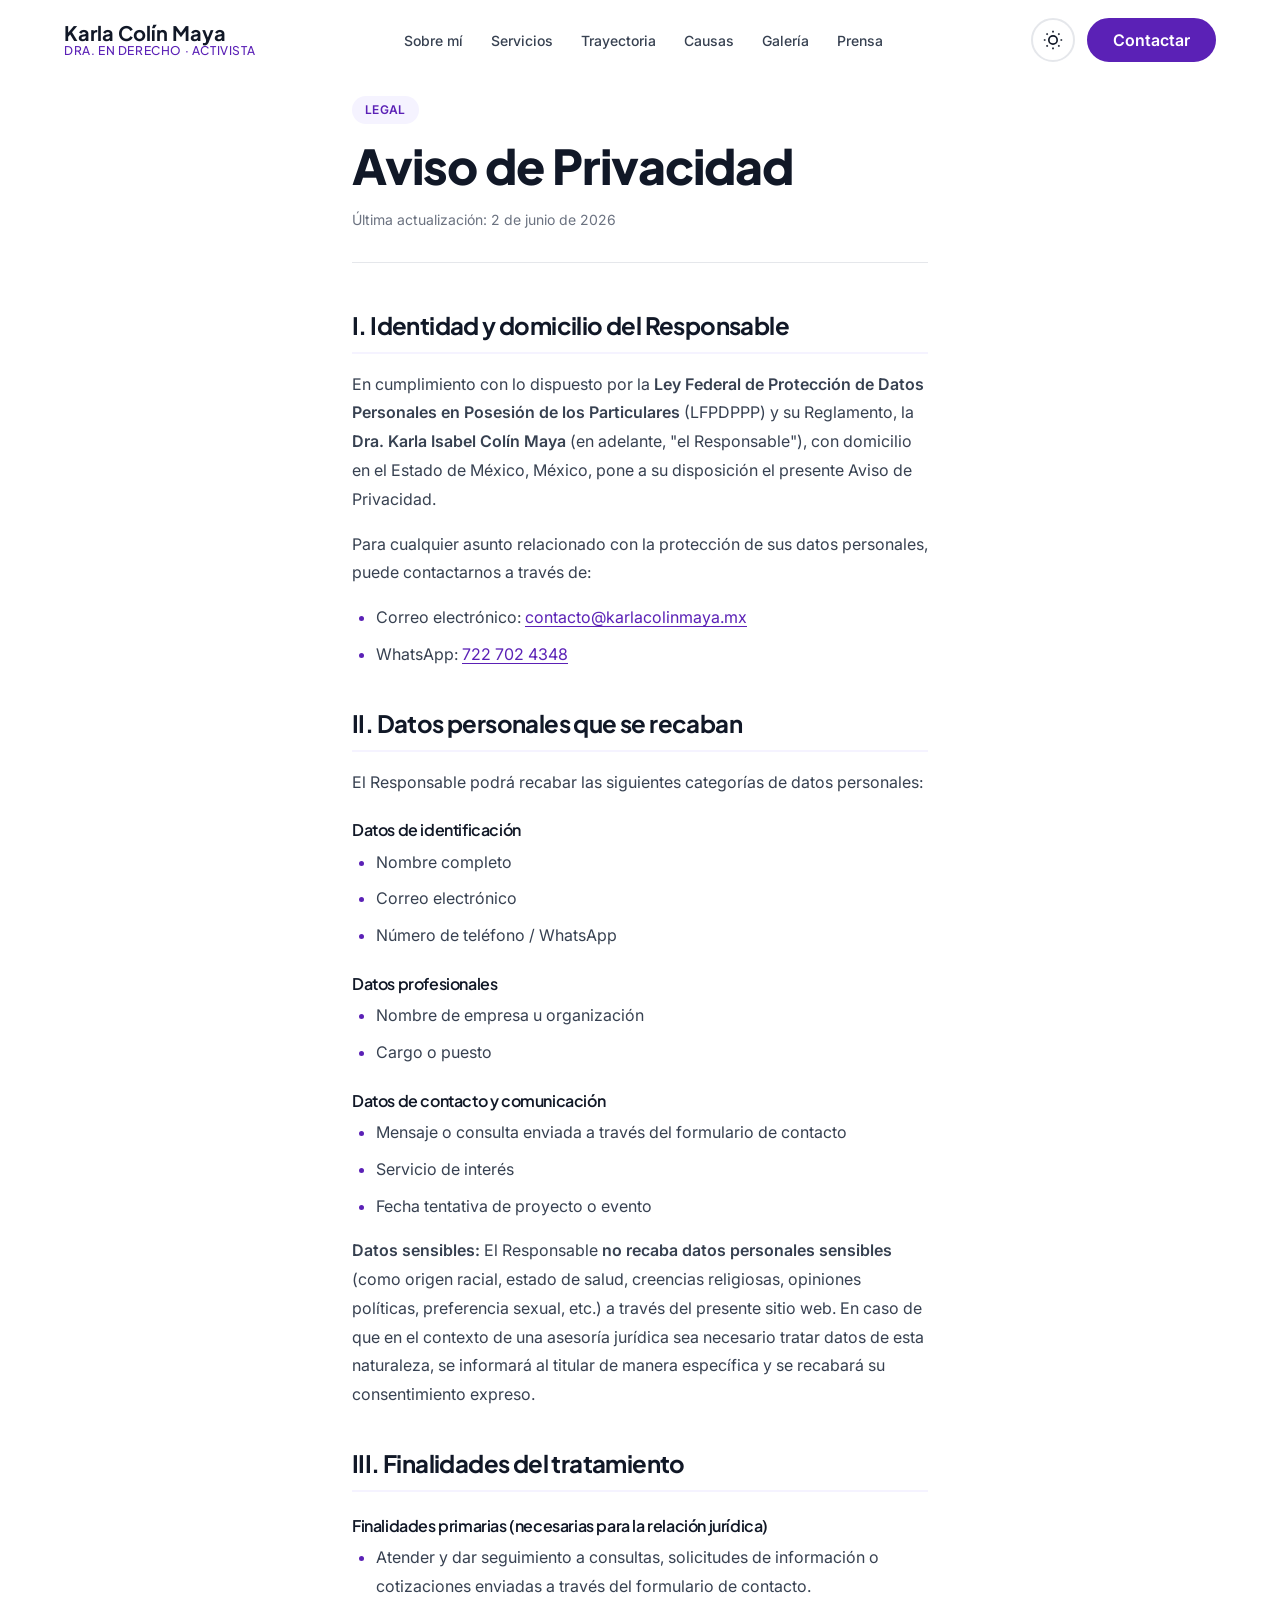
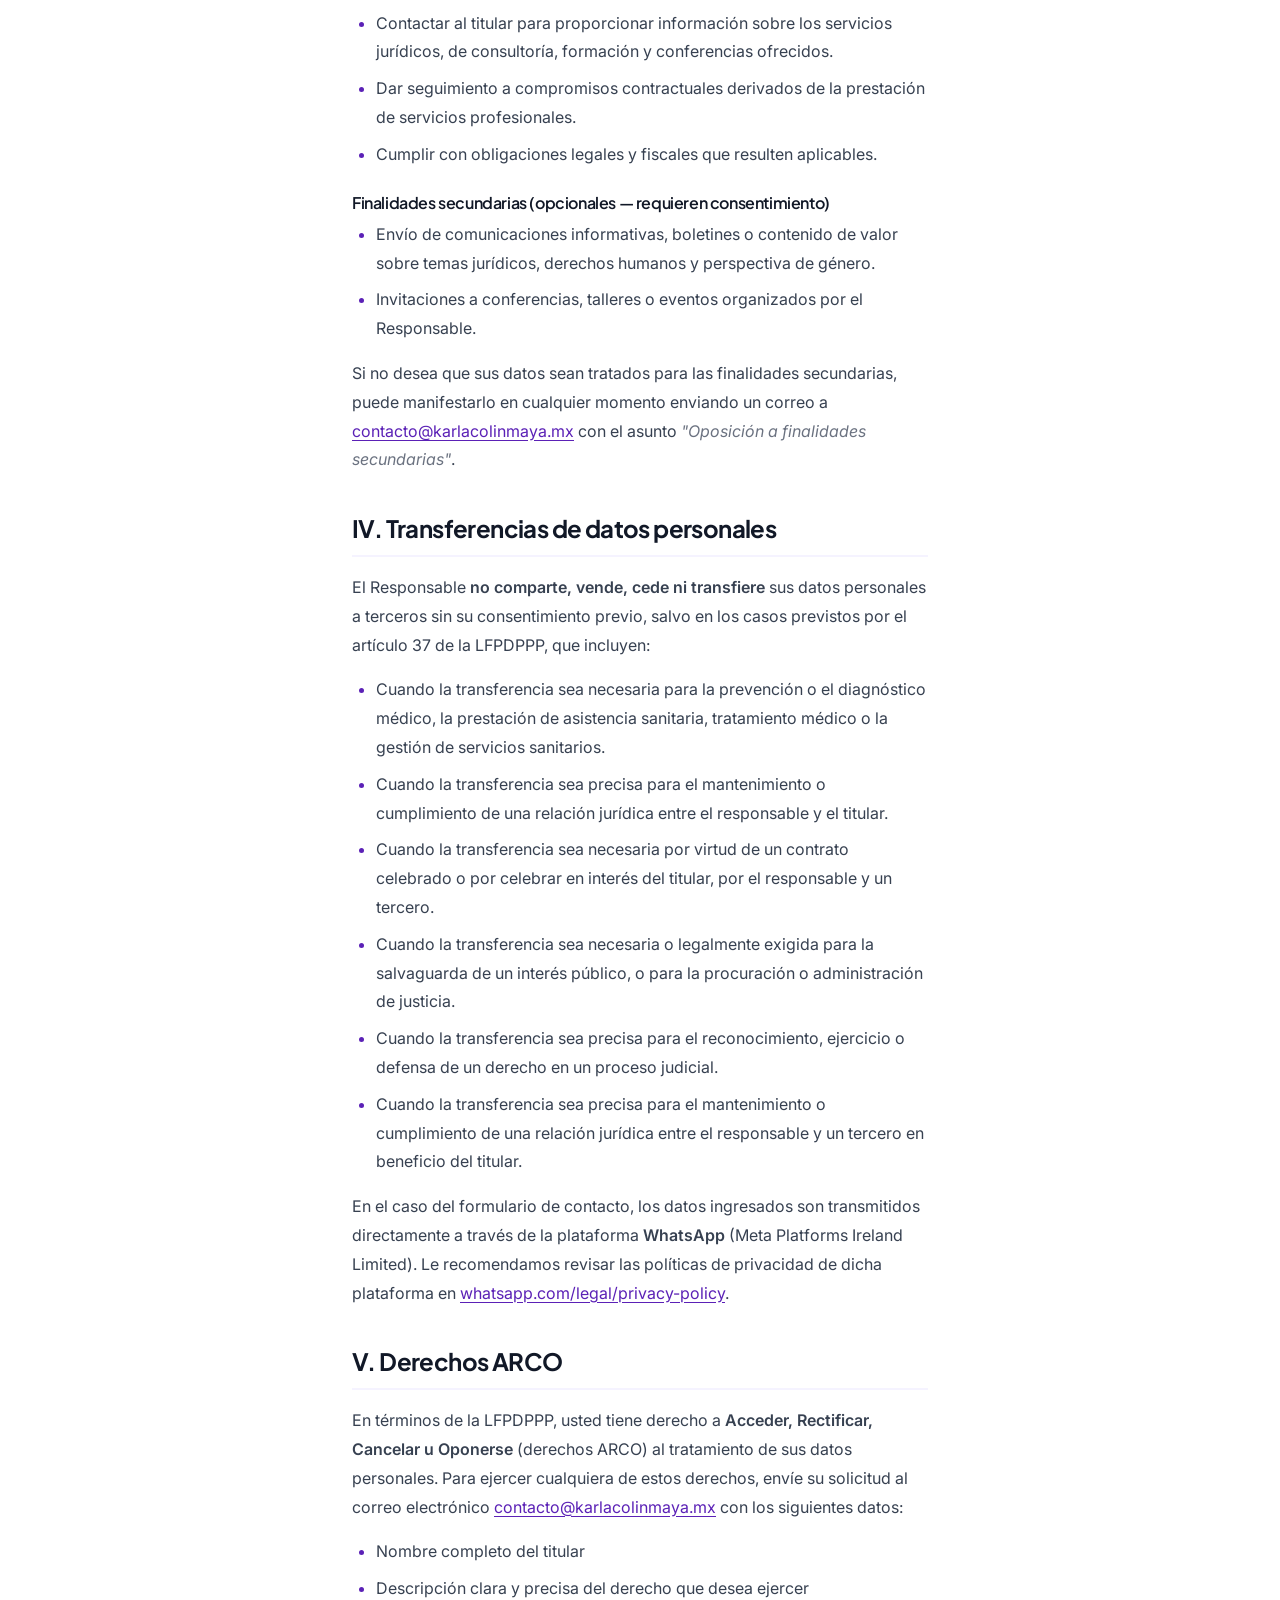
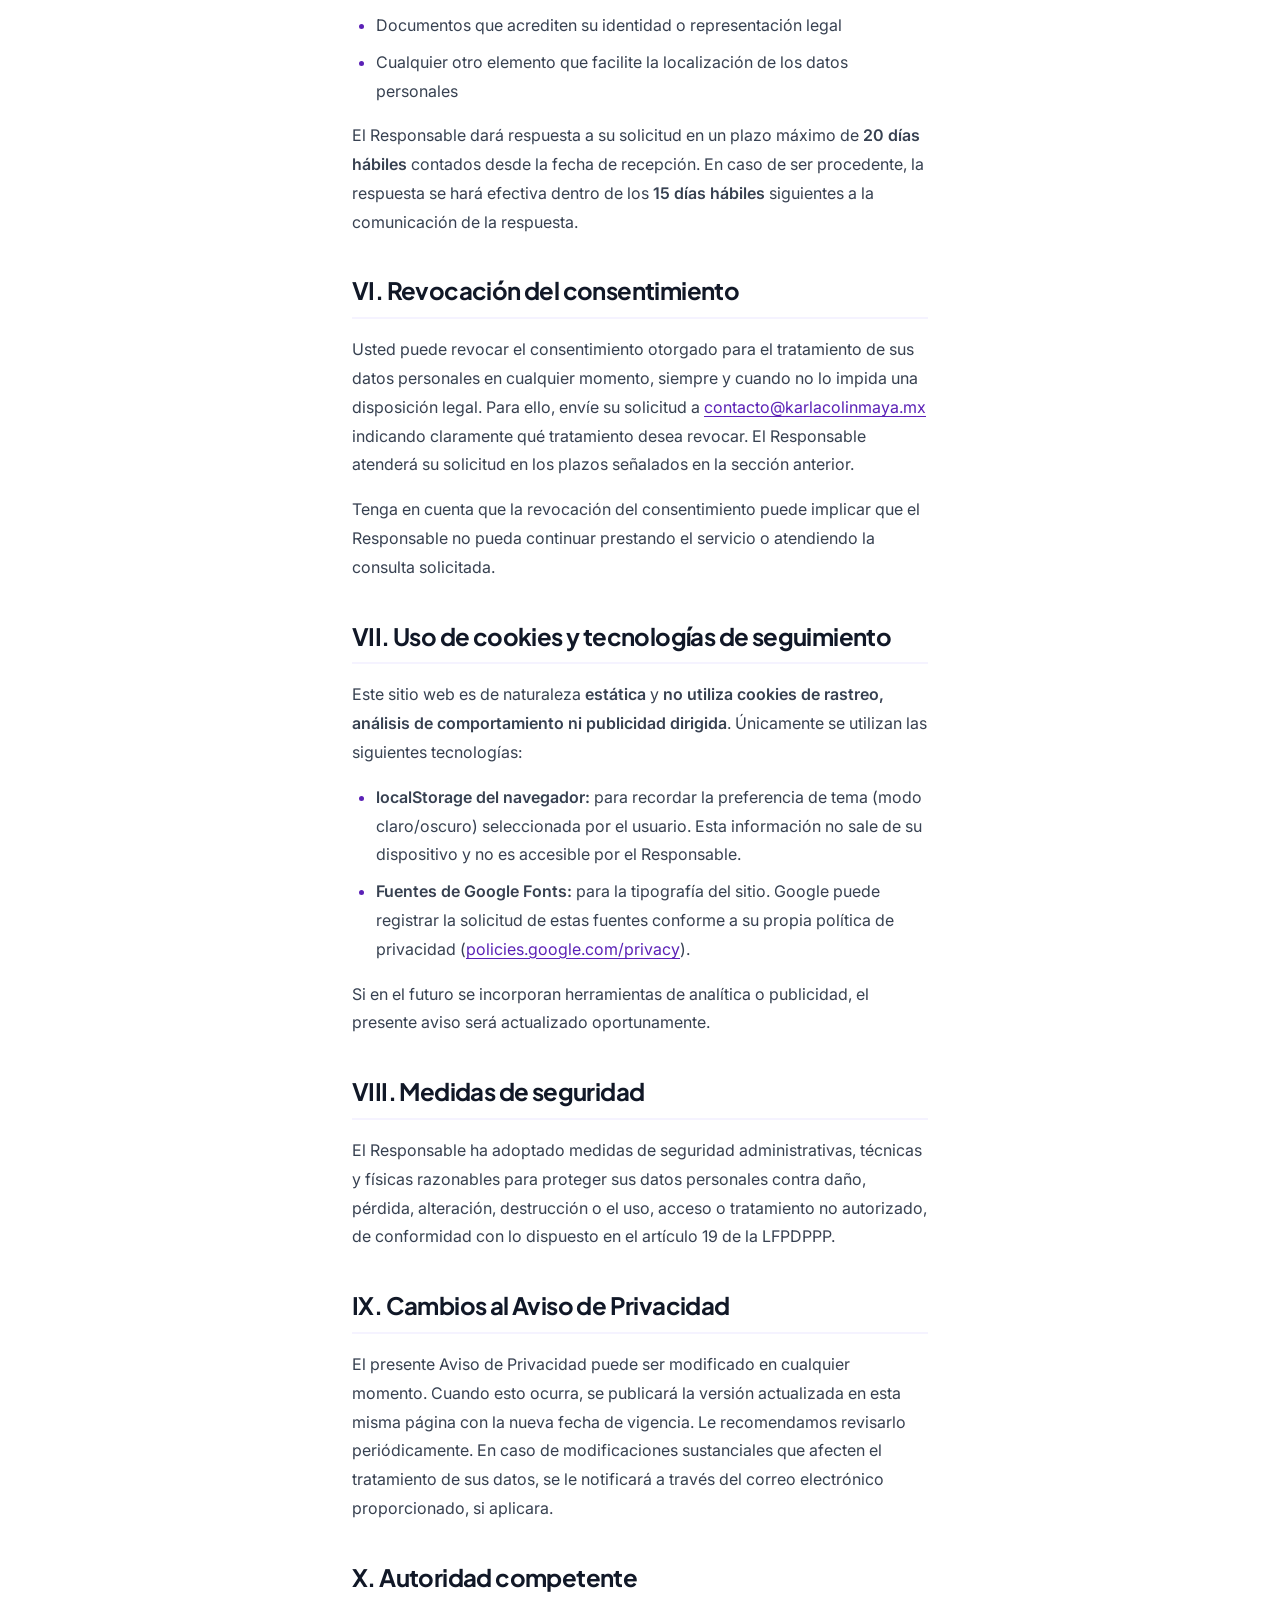
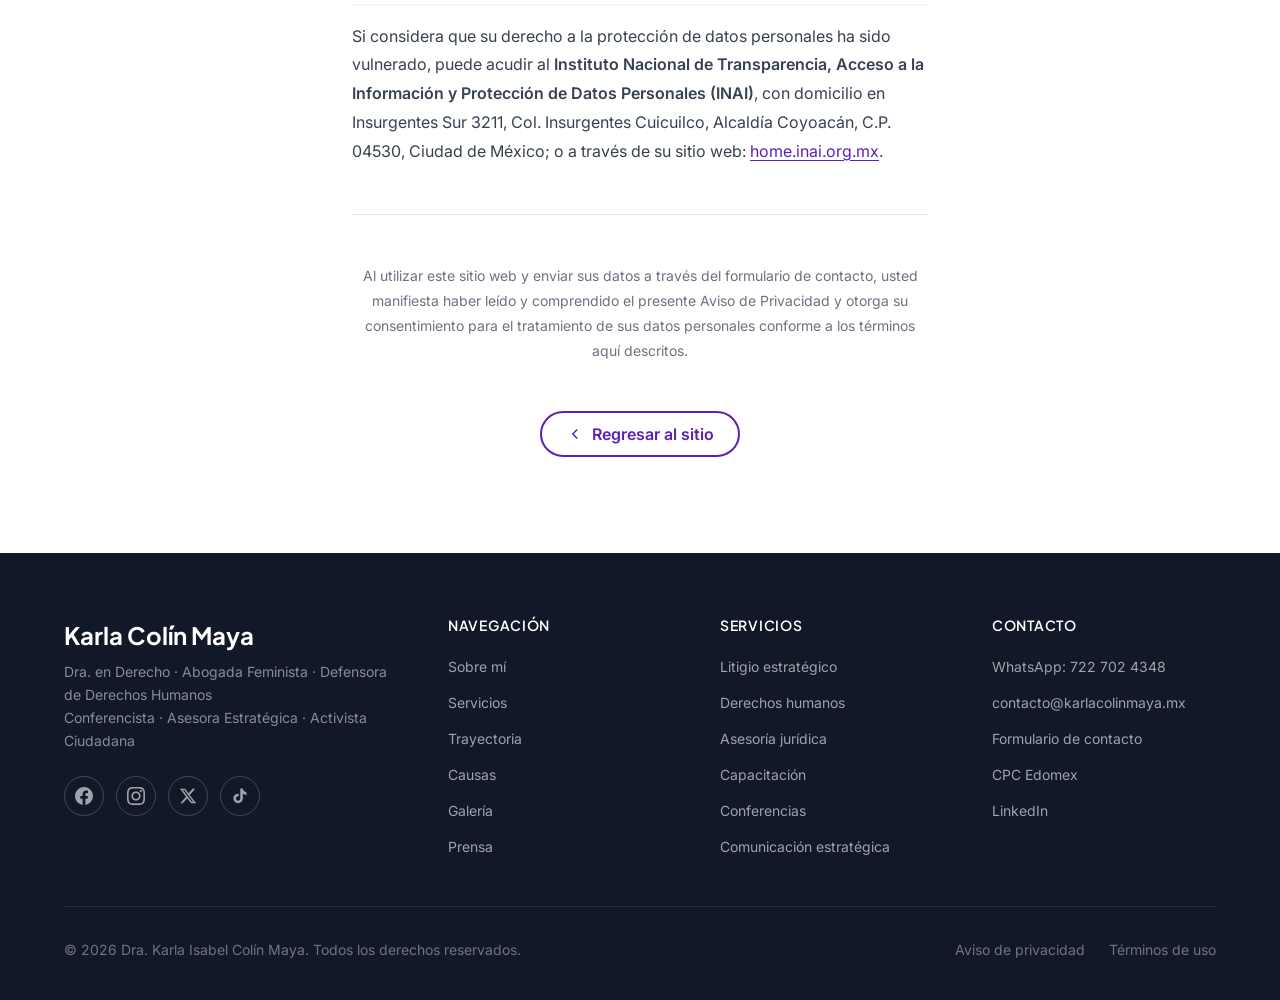
<file: pages/aviso-de-privacidad.html>
<!DOCTYPE html>
<html lang="es" data-theme="light">
<head>
  <meta charset="UTF-8" />
  <meta name="viewport" content="width=device-width, initial-scale=1.0" />
  <title>Aviso de Privacidad | Dra. Karla Isabel Colín Maya</title>
  <meta name="description" content="Aviso de Privacidad de la Dra. Karla Isabel Colín Maya, conforme a la Ley Federal de Protección de Datos Personales en Posesión de los Particulares." />
  <meta name="robots" content="noindex, follow" />
  <link rel="canonical" href="https://www.karlacolinmaya.mx/pages/aviso-de-privacidad.html" />

  <!-- Fonts -->
  <link rel="preconnect" href="https://fonts.googleapis.com" />
  <link rel="preconnect" href="https://fonts.gstatic.com" crossorigin />
  <link rel="preload" href="https://fonts.googleapis.com/css2?family=Plus+Jakarta+Sans:wght@400;500;600;700;800&family=Inter:wght@400;500;600&display=swap" as="style" onload="this.onload=null;this.rel='stylesheet'" />
  <noscript><link rel="stylesheet" href="https://fonts.googleapis.com/css2?family=Plus+Jakarta+Sans:wght@400;500;600;700;800&family=Inter:wght@400;500;600&display=swap" /></noscript>

  <style>
    html { visibility: hidden; }
    html[data-theme] { visibility: visible; }
    :root{--color-bg:#fff;--color-text:#111827;--font-family-body:system-ui,-apple-system,sans-serif;}
    [data-theme=dark]{--color-bg:#0D0A1E;--color-text:#F9FAFB;}
    body{background-color:var(--color-bg);color:var(--color-text);font-family:var(--font-family-body);margin:0;}
  </style>

  <link rel="stylesheet" href="../src/css/main.css" />
  <link rel="icon" type="image/png" sizes="32x32" href="../src/images/favicon.png" />
  <link rel="icon" type="image/png" sizes="16x16" href="../src/images/favicon.png" />
  <link rel="apple-touch-icon" href="../src/images/favicon.png" />

  <script>
    (function(){
      var t=localStorage.getItem('kcm-theme');
      if(!t)t=window.matchMedia('(prefers-color-scheme:dark)').matches?'dark':'light';
      document.documentElement.setAttribute('data-theme',t);
    }());
  </script>
</head>

<body>

  <a href="#main-content" class="skip-link">Saltar al contenido principal</a>

  <!-- ── NAV ── -->
  <header role="banner">
    <nav class="nav_wrapper" aria-label="Navegación principal">
      <div class="container-large padding-global">
        <div class="nav_container">

          <!-- Logo -->
          <a href="../index.html" class="nav_logo" aria-label="Karla Colin Maya — Inicio">
            <span class="nav_logo-text">
              Karla Colín Maya
              <span>Dra. en Derecho · Activista</span>
            </span>
          </a>

          <!-- Menu -->
          <ul class="nav_menu" id="nav-menu" role="list">
            <li><a href="../index.html#sobre-mi"    class="nav_link">Sobre mí</a></li>
            <li><a href="../index.html#servicios"   class="nav_link">Servicios</a></li>
            <li><a href="../index.html#trayectoria" class="nav_link">Trayectoria</a></li>
            <li><a href="../index.html#causas"      class="nav_link">Causas</a></li>
            <li><a href="../index.html#galeria"     class="nav_link">Galería</a></li>
            <li><a href="../index.html#prensa"      class="nav_link">Prensa</a></li>
            <li class="nav_menu-cta">
              <a href="../index.html#contacto" class="btn btn-primary w-full">Contactar</a>
            </li>
          </ul>

          <!-- Actions -->
          <div class="nav_actions">
            <button class="theme-toggle" aria-label="Cambiar a modo oscuro" aria-pressed="false" title="Cambiar tema">
              <svg class="icon-sun" xmlns="http://www.w3.org/2000/svg" fill="none" viewBox="0 0 24 24" stroke="currentColor" stroke-width="2" aria-hidden="true" focusable="false">
                <circle cx="12" cy="12" r="5"/><path d="M12 1v2M12 21v2M4.22 4.22l1.42 1.42M18.36 18.36l1.42 1.42M1 12h2M21 12h2M4.22 19.78l1.42-1.42M18.36 5.64l1.42-1.42"/>
              </svg>
              <svg class="icon-moon" xmlns="http://www.w3.org/2000/svg" fill="none" viewBox="0 0 24 24" stroke="currentColor" stroke-width="2" aria-hidden="true" focusable="false">
                <path d="M21 12.79A9 9 0 1 1 11.21 3 7 7 0 0 0 21 12.79z"/>
              </svg>
            </button>
            <a href="../index.html#contacto" class="btn btn-primary" aria-label="Contactar a Karla Colin Maya">
              Contactar
            </a>
            <button class="nav_hamburger" aria-label="Abrir menú de navegación" aria-expanded="false" aria-controls="nav-menu">
              <span class="nav_hamburger-line" aria-hidden="true"></span>
              <span class="nav_hamburger-line" aria-hidden="true"></span>
              <span class="nav_hamburger-line" aria-hidden="true"></span>
            </button>
          </div>

        </div>
      </div>
    </nav>
  </header>

  <!-- ── MAIN ── -->
  <main id="main-content" style="padding-top: 6rem; padding-bottom: var(--space-24);">
    <div class="container-small padding-global">

      <!-- Header -->
      <div style="margin-bottom: var(--space-12); padding-bottom: var(--space-8); border-bottom: 1px solid var(--color-border);">
        <span class="tag" style="margin-bottom: var(--space-4); display: inline-flex;">Legal</span>
        <h1 style="font-family: var(--font-family-heading); font-size: clamp(2rem, 4vw, 3rem); font-weight: 800; line-height: 1.1; letter-spacing: -0.02em; color: var(--color-text); margin-bottom: var(--space-4);">
          Aviso de Privacidad
        </h1>
        <p style="color: var(--color-text-muted); font-size: var(--font-size-sm);">
          Última actualización: <time datetime="2026-06-02">2 de junio de 2026</time>
        </p>
      </div>

      <!-- Content -->
      <div class="legal-content">

        <section aria-labelledby="ap-responsable">
          <h2 id="ap-responsable">I. Identidad y domicilio del Responsable</h2>
          <p>
            En cumplimiento con lo dispuesto por la <strong>Ley Federal de Protección de Datos Personales en Posesión de los Particulares</strong> (LFPDPPP) y su Reglamento, la <strong>Dra. Karla Isabel Colín Maya</strong> (en adelante, "el Responsable"), con domicilio en el Estado de México, México, pone a su disposición el presente Aviso de Privacidad.
          </p>
          <p>
            Para cualquier asunto relacionado con la protección de sus datos personales, puede contactarnos a través de:
          </p>
          <ul>
            <li>Correo electrónico: <a href="mailto:contacto@karlacolinmaya.mx">contacto@karlacolinmaya.mx</a></li>
            <li>WhatsApp: <a href="https://wa.me/527227024348">722 702 4348</a></li>
          </ul>
        </section>

        <section aria-labelledby="ap-datos">
          <h2 id="ap-datos">II. Datos personales que se recaban</h2>
          <p>El Responsable podrá recabar las siguientes categorías de datos personales:</p>
          <h3>Datos de identificación</h3>
          <ul>
            <li>Nombre completo</li>
            <li>Correo electrónico</li>
            <li>Número de teléfono / WhatsApp</li>
          </ul>
          <h3>Datos profesionales</h3>
          <ul>
            <li>Nombre de empresa u organización</li>
            <li>Cargo o puesto</li>
          </ul>
          <h3>Datos de contacto y comunicación</h3>
          <ul>
            <li>Mensaje o consulta enviada a través del formulario de contacto</li>
            <li>Servicio de interés</li>
            <li>Fecha tentativa de proyecto o evento</li>
          </ul>
          <p>
            <strong>Datos sensibles:</strong> El Responsable <strong>no recaba datos personales sensibles</strong> (como origen racial, estado de salud, creencias religiosas, opiniones políticas, preferencia sexual, etc.) a través del presente sitio web. En caso de que en el contexto de una asesoría jurídica sea necesario tratar datos de esta naturaleza, se informará al titular de manera específica y se recabará su consentimiento expreso.
          </p>
        </section>

        <section aria-labelledby="ap-finalidades">
          <h2 id="ap-finalidades">III. Finalidades del tratamiento</h2>
          <h3>Finalidades primarias (necesarias para la relación jurídica)</h3>
          <ul>
            <li>Atender y dar seguimiento a consultas, solicitudes de información o cotizaciones enviadas a través del formulario de contacto.</li>
            <li>Contactar al titular para proporcionar información sobre los servicios jurídicos, de consultoría, formación y conferencias ofrecidos.</li>
            <li>Dar seguimiento a compromisos contractuales derivados de la prestación de servicios profesionales.</li>
            <li>Cumplir con obligaciones legales y fiscales que resulten aplicables.</li>
          </ul>
          <h3>Finalidades secundarias (opcionales — requieren consentimiento)</h3>
          <ul>
            <li>Envío de comunicaciones informativas, boletines o contenido de valor sobre temas jurídicos, derechos humanos y perspectiva de género.</li>
            <li>Invitaciones a conferencias, talleres o eventos organizados por el Responsable.</li>
          </ul>
          <p>
            Si no desea que sus datos sean tratados para las finalidades secundarias, puede manifestarlo en cualquier momento enviando un correo a <a href="mailto:contacto@karlacolinmaya.mx">contacto@karlacolinmaya.mx</a> con el asunto <em>"Oposición a finalidades secundarias"</em>.
          </p>
        </section>

        <section aria-labelledby="ap-transferencias">
          <h2 id="ap-transferencias">IV. Transferencias de datos personales</h2>
          <p>
            El Responsable <strong>no comparte, vende, cede ni transfiere</strong> sus datos personales a terceros sin su consentimiento previo, salvo en los casos previstos por el artículo 37 de la LFPDPPP, que incluyen:
          </p>
          <ul>
            <li>Cuando la transferencia sea necesaria para la prevención o el diagnóstico médico, la prestación de asistencia sanitaria, tratamiento médico o la gestión de servicios sanitarios.</li>
            <li>Cuando la transferencia sea precisa para el mantenimiento o cumplimiento de una relación jurídica entre el responsable y el titular.</li>
            <li>Cuando la transferencia sea necesaria por virtud de un contrato celebrado o por celebrar en interés del titular, por el responsable y un tercero.</li>
            <li>Cuando la transferencia sea necesaria o legalmente exigida para la salvaguarda de un interés público, o para la procuración o administración de justicia.</li>
            <li>Cuando la transferencia sea precisa para el reconocimiento, ejercicio o defensa de un derecho en un proceso judicial.</li>
            <li>Cuando la transferencia sea precisa para el mantenimiento o cumplimiento de una relación jurídica entre el responsable y un tercero en beneficio del titular.</li>
          </ul>
          <p>
            En el caso del formulario de contacto, los datos ingresados son transmitidos directamente a través de la plataforma <strong>WhatsApp</strong> (Meta Platforms Ireland Limited). Le recomendamos revisar las políticas de privacidad de dicha plataforma en <a href="https://www.whatsapp.com/legal/privacy-policy" target="_blank" rel="noopener noreferrer">whatsapp.com/legal/privacy-policy</a>.
          </p>
        </section>

        <section aria-labelledby="ap-derechos">
          <h2 id="ap-derechos">V. Derechos ARCO</h2>
          <p>
            En términos de la LFPDPPP, usted tiene derecho a <strong>Acceder, Rectificar, Cancelar u Oponerse</strong> (derechos ARCO) al tratamiento de sus datos personales. Para ejercer cualquiera de estos derechos, envíe su solicitud al correo electrónico <a href="mailto:contacto@karlacolinmaya.mx">contacto@karlacolinmaya.mx</a> con los siguientes datos:
          </p>
          <ul>
            <li>Nombre completo del titular</li>
            <li>Descripción clara y precisa del derecho que desea ejercer</li>
            <li>Documentos que acrediten su identidad o representación legal</li>
            <li>Cualquier otro elemento que facilite la localización de los datos personales</li>
          </ul>
          <p>
            El Responsable dará respuesta a su solicitud en un plazo máximo de <strong>20 días hábiles</strong> contados desde la fecha de recepción. En caso de ser procedente, la respuesta se hará efectiva dentro de los <strong>15 días hábiles</strong> siguientes a la comunicación de la respuesta.
          </p>
        </section>

        <section aria-labelledby="ap-revocacion">
          <h2 id="ap-revocacion">VI. Revocación del consentimiento</h2>
          <p>
            Usted puede revocar el consentimiento otorgado para el tratamiento de sus datos personales en cualquier momento, siempre y cuando no lo impida una disposición legal. Para ello, envíe su solicitud a <a href="mailto:contacto@karlacolinmaya.mx">contacto@karlacolinmaya.mx</a> indicando claramente qué tratamiento desea revocar. El Responsable atenderá su solicitud en los plazos señalados en la sección anterior.
          </p>
          <p>
            Tenga en cuenta que la revocación del consentimiento puede implicar que el Responsable no pueda continuar prestando el servicio o atendiendo la consulta solicitada.
          </p>
        </section>

        <section aria-labelledby="ap-cookies">
          <h2 id="ap-cookies">VII. Uso de cookies y tecnologías de seguimiento</h2>
          <p>
            Este sitio web es de naturaleza <strong>estática</strong> y <strong>no utiliza cookies de rastreo, análisis de comportamiento ni publicidad dirigida</strong>. Únicamente se utilizan las siguientes tecnologías:
          </p>
          <ul>
            <li><strong>localStorage del navegador:</strong> para recordar la preferencia de tema (modo claro/oscuro) seleccionada por el usuario. Esta información no sale de su dispositivo y no es accesible por el Responsable.</li>
            <li><strong>Fuentes de Google Fonts:</strong> para la tipografía del sitio. Google puede registrar la solicitud de estas fuentes conforme a su propia política de privacidad (<a href="https://policies.google.com/privacy" target="_blank" rel="noopener noreferrer">policies.google.com/privacy</a>).</li>
          </ul>
          <p>
            Si en el futuro se incorporan herramientas de analítica o publicidad, el presente aviso será actualizado oportunamente.
          </p>
        </section>

        <section aria-labelledby="ap-seguridad">
          <h2 id="ap-seguridad">VIII. Medidas de seguridad</h2>
          <p>
            El Responsable ha adoptado medidas de seguridad administrativas, técnicas y físicas razonables para proteger sus datos personales contra daño, pérdida, alteración, destrucción o el uso, acceso o tratamiento no autorizado, de conformidad con lo dispuesto en el artículo 19 de la LFPDPPP.
          </p>
        </section>

        <section aria-labelledby="ap-cambios">
          <h2 id="ap-cambios">IX. Cambios al Aviso de Privacidad</h2>
          <p>
            El presente Aviso de Privacidad puede ser modificado en cualquier momento. Cuando esto ocurra, se publicará la versión actualizada en esta misma página con la nueva fecha de vigencia. Le recomendamos revisarlo periódicamente. En caso de modificaciones sustanciales que afecten el tratamiento de sus datos, se le notificará a través del correo electrónico proporcionado, si aplicara.
          </p>
        </section>

        <section aria-labelledby="ap-ifai">
          <h2 id="ap-ifai">X. Autoridad competente</h2>
          <p>
            Si considera que su derecho a la protección de datos personales ha sido vulnerado, puede acudir al <strong>Instituto Nacional de Transparencia, Acceso a la Información y Protección de Datos Personales (INAI)</strong>, con domicilio en Insurgentes Sur 3211, Col. Insurgentes Cuicuilco, Alcaldía Coyoacán, C.P. 04530, Ciudad de México; o a través de su sitio web: <a href="https://home.inai.org.mx" target="_blank" rel="noopener noreferrer">home.inai.org.mx</a>.
          </p>
        </section>

        <!-- Divider -->
        <hr style="margin: var(--space-12) 0;" />

        <p style="font-size: var(--font-size-sm); color: var(--color-text-muted); text-align: center;">
          Al utilizar este sitio web y enviar sus datos a través del formulario de contacto, usted manifiesta haber leído y comprendido el presente Aviso de Privacidad y otorga su consentimiento para el tratamiento de sus datos personales conforme a los términos aquí descritos.
        </p>

      </div><!-- /.legal-content -->

      <!-- Back link -->
      <div style="margin-top: var(--space-12); text-align: center;">
        <a href="../index.html" class="btn btn-secondary">
          <svg width="18" height="18" viewBox="0 0 24 24" fill="none" stroke="currentColor" stroke-width="2" aria-hidden="true"><polyline points="15 18 9 12 15 6"/></svg>
          Regresar al sitio
        </a>
      </div>

    </div>
  </main>

  <!-- ── FOOTER ── -->
  <footer class="footer_wrapper" role="contentinfo">
    <div class="container-large padding-global">

      <div class="footer_component">

        <!-- Brand col -->
        <div class="footer_brand">
          <p class="footer_brand-name">Karla Colín Maya</p>
          <p class="footer_brand-tagline">
            Dra. en Derecho · Abogada Feminista · Defensora de Derechos Humanos<br />
            Conferencista · Asesora Estratégica · Activista Ciudadana
          </p>
          <nav class="footer_social-icons" aria-label="Redes sociales">
            <a href="https://www.facebook.com/karlacolinmaya" target="_blank" rel="noopener noreferrer" class="footer_social-icon" aria-label="Facebook de Karla Colin Maya (abre en nueva pestaña)">
              <svg width="18" height="18" viewBox="0 0 24 24" fill="currentColor" aria-hidden="true"><path d="M24 12.073c0-6.627-5.373-12-12-12s-12 5.373-12 12c0 5.99 4.388 10.954 10.125 11.854v-8.385H7.078v-3.47h3.047V9.43c0-3.007 1.792-4.669 4.533-4.669 1.312 0 2.686.235 2.686.235v2.953H15.83c-1.491 0-1.956.925-1.956 1.874v2.25h3.328l-.532 3.47h-2.796v8.385C19.612 23.027 24 18.062 24 12.073z"/></svg>
            </a>
            <a href="https://www.instagram.com/karlacolinm/" target="_blank" rel="noopener noreferrer" class="footer_social-icon" aria-label="Instagram de Karla Colin Maya (abre en nueva pestaña)">
              <svg width="18" height="18" viewBox="0 0 24 24" fill="currentColor" aria-hidden="true"><path d="M12 2.163c3.204 0 3.584.012 4.85.07 3.252.148 4.771 1.691 4.919 4.919.058 1.265.069 1.645.069 4.849 0 3.205-.012 3.584-.069 4.849-.149 3.225-1.664 4.771-4.919 4.919-1.266.058-1.644.07-4.85.07-3.204 0-3.584-.012-4.849-.07-3.26-.149-4.771-1.699-4.919-4.92-.058-1.265-.07-1.644-.07-4.849 0-3.204.013-3.583.07-4.849.149-3.227 1.664-4.771 4.919-4.919 1.266-.057 1.645-.069 4.849-.069zm0-2.163c-3.259 0-3.667.014-4.947.072-4.358.2-6.78 2.618-6.98 6.98-.059 1.281-.073 1.689-.073 4.948 0 3.259.014 3.668.072 4.948.2 4.358 2.618 6.78 6.98 6.98 1.281.058 1.689.072 4.948.072 3.259 0 3.668-.014 4.948-.072 4.354-.2 6.782-2.618 6.979-6.98.059-1.28.073-1.689.073-4.948 0-3.259-.014-3.667-.072-4.947-.196-4.354-2.617-6.78-6.979-6.98-1.281-.059-1.69-.073-4.949-.073zm0 5.838c-3.403 0-6.162 2.759-6.162 6.162s2.759 6.163 6.162 6.163 6.162-2.759 6.162-6.163c0-3.403-2.759-6.162-6.162-6.162zm0 10.162c-2.209 0-4-1.79-4-4 0-2.209 1.791-4 4-4s4 1.791 4 4c0 2.21-1.791 4-4 4zm6.406-11.845c-.796 0-1.441.645-1.441 1.44s.645 1.44 1.441 1.44c.795 0 1.439-.645 1.439-1.44s-.644-1.44-1.439-1.44z"/></svg>
            </a>
            <a href="https://x.com/KarlaColinMaya" target="_blank" rel="noopener noreferrer" class="footer_social-icon" aria-label="X / Twitter de Karla Colin Maya (abre en nueva pestaña)">
              <svg width="18" height="18" viewBox="0 0 24 24" fill="currentColor" aria-hidden="true"><path d="M18.244 2.25h3.308l-7.227 8.26 8.502 11.24H16.17l-5.214-6.817L4.99 21.75H1.68l7.73-8.835L1.254 2.25H8.08l4.713 6.231zm-1.161 17.52h1.833L7.084 4.126H5.117z"/></svg>
            </a>
            <a href="https://www.tiktok.com/@KarlaColinMaya" target="_blank" rel="noopener noreferrer" class="footer_social-icon" aria-label="TikTok de Karla Colin Maya (abre en nueva pestaña)">
              <svg width="18" height="18" viewBox="0 0 24 24" fill="currentColor" aria-hidden="true"><path d="M19.59 6.69a4.83 4.83 0 0 1-3.77-4.25V2h-3.45v13.67a2.89 2.89 0 0 1-2.88 2.5 2.89 2.89 0 0 1-2.89-2.89 2.89 2.89 0 0 1 2.89-2.89c.28 0 .54.04.79.1V9.01a6.33 6.33 0 0 0-.79-.05 6.34 6.34 0 0 0-6.34 6.34 6.34 6.34 0 0 0 6.34 6.34 6.34 6.34 0 0 0 6.33-6.34V9.05a8.21 8.21 0 0 0 4.79 1.52V7.13a4.85 4.85 0 0 1-1.02-.44z"/></svg>
            </a>
          </nav>
        </div>

        <!-- Nav col -->
        <div>
          <h2 class="footer_col-title">Navegación</h2>
          <ul class="footer_links" role="list">
            <li><a href="../index.html#sobre-mi">Sobre mí</a></li>
            <li><a href="../index.html#servicios">Servicios</a></li>
            <li><a href="../index.html#trayectoria">Trayectoria</a></li>
            <li><a href="../index.html#causas">Causas</a></li>
            <li><a href="../index.html#galeria">Galería</a></li>
            <li><a href="../index.html#prensa">Prensa</a></li>
          </ul>
        </div>

        <!-- Services col -->
        <div>
          <h2 class="footer_col-title">Servicios</h2>
          <ul class="footer_links" role="list">
            <li><a href="../index.html#servicios">Litigio estratégico</a></li>
            <li><a href="../index.html#servicios">Derechos humanos</a></li>
            <li><a href="../index.html#servicios">Asesoría jurídica</a></li>
            <li><a href="../index.html#servicios">Capacitación</a></li>
            <li><a href="../index.html#servicios">Conferencias</a></li>
            <li><a href="../index.html#servicios">Comunicación estratégica</a></li>
          </ul>
        </div>

        <!-- Contact col -->
        <div>
          <h2 class="footer_col-title">Contacto</h2>
          <ul class="footer_links" role="list">
            <li><a href="https://wa.me/527227024348" target="_blank" rel="noopener noreferrer">WhatsApp: 722 702 4348</a></li>
            <li><a href="mailto:contacto@karlacolinmaya.mx">contacto@karlacolinmaya.mx</a></li>
            <li><a href="../index.html#contacto">Formulario de contacto</a></li>
            <li><a href="https://cpcedomex.org.mx/integrante/lic-karla-isabel-colin-maya/" target="_blank" rel="noopener noreferrer">CPC Edomex</a></li>
            <li><a href="https://www.linkedin.com/in/karlacolinm/" target="_blank" rel="noopener noreferrer">LinkedIn</a></li>
          </ul>
        </div>

      </div>

      <!-- Bottom bar -->
      <div class="footer_bottom">
        <p class="footer_copyright">
          &copy; <span id="footer-year"></span> Dra. Karla Isabel Colín Maya. Todos los derechos reservados.
        </p>
        <nav class="footer_legal" aria-label="Páginas legales">
          <a href="aviso-de-privacidad.html" aria-current="page">Aviso de privacidad</a>
          <a href="terminos-de-uso.html">Términos de uso</a>
        </nav>
      </div>

    </div>
  </footer>

  <script src="../src/js/theme.js" defer></script>
  <script src="../src/js/main.js" defer></script>
  <script>document.getElementById('footer-year').textContent = new Date().getFullYear();</script>
</body>
</html>
</file>
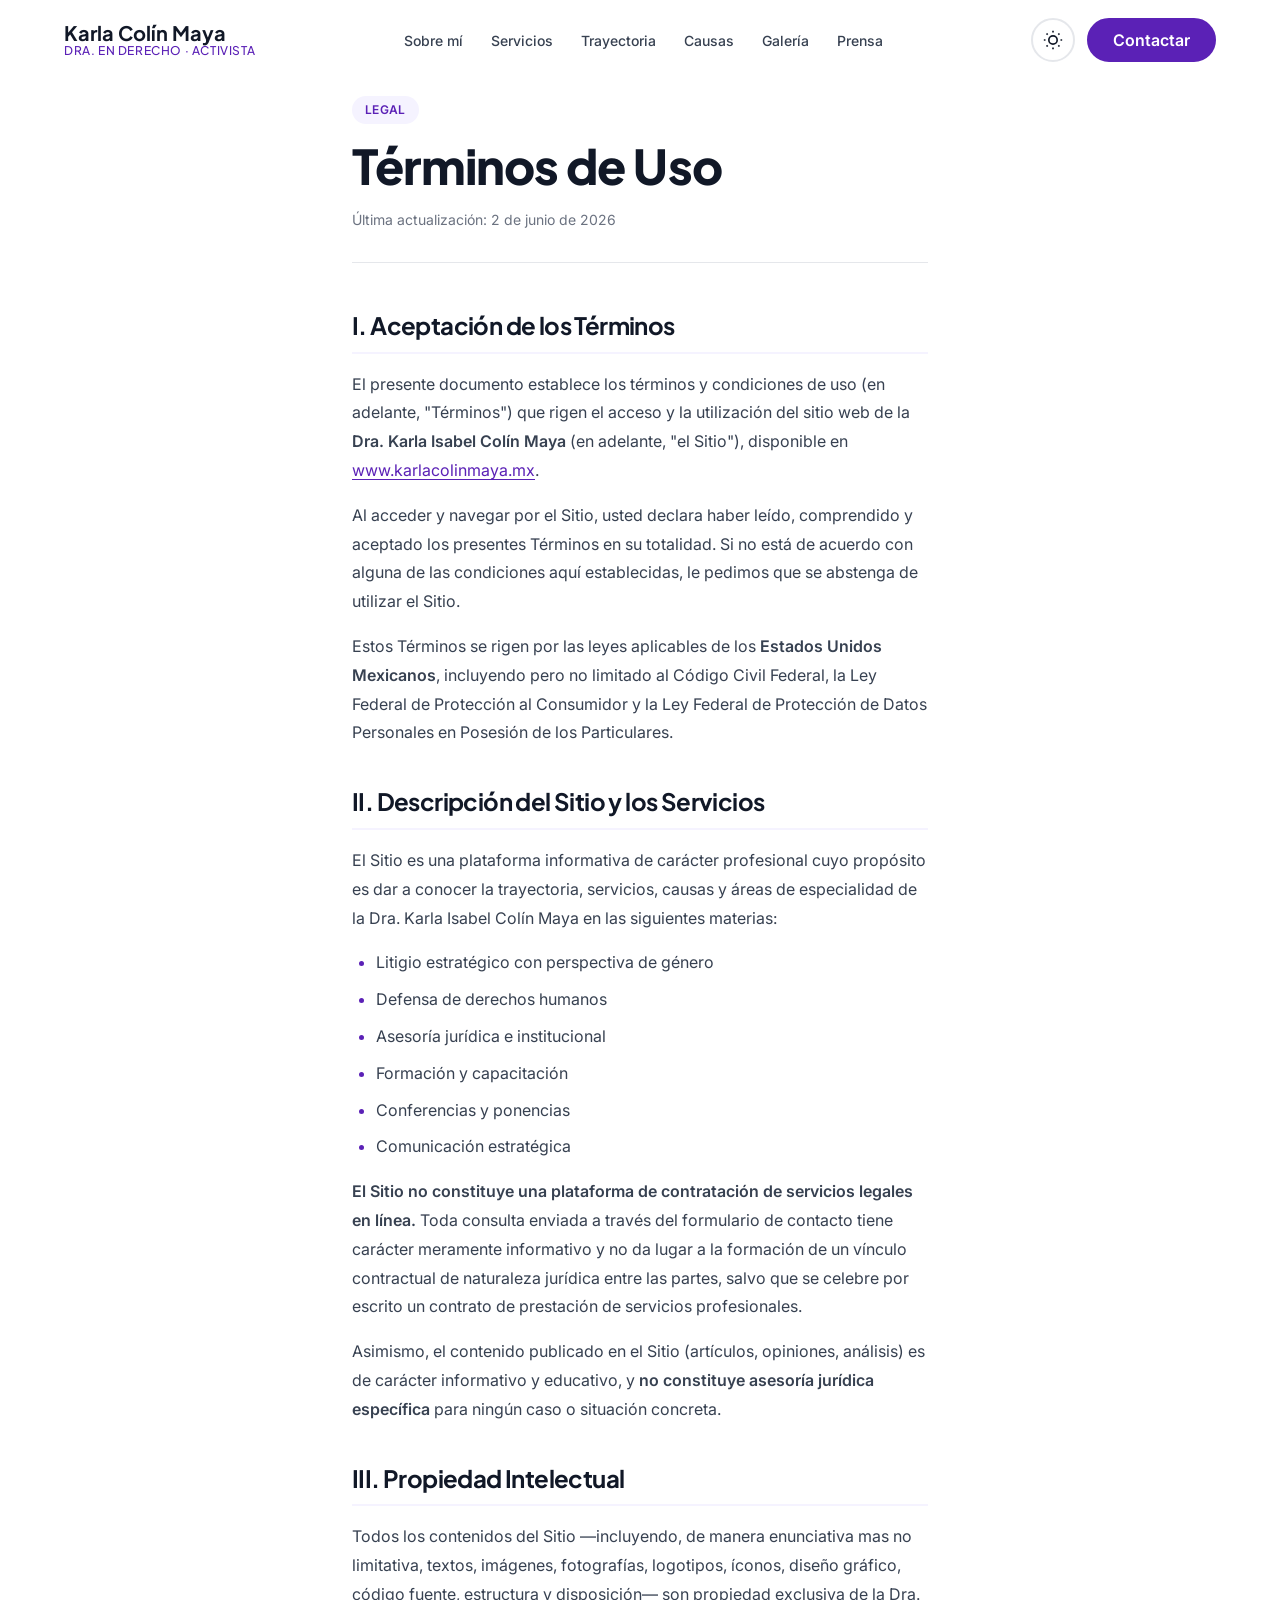
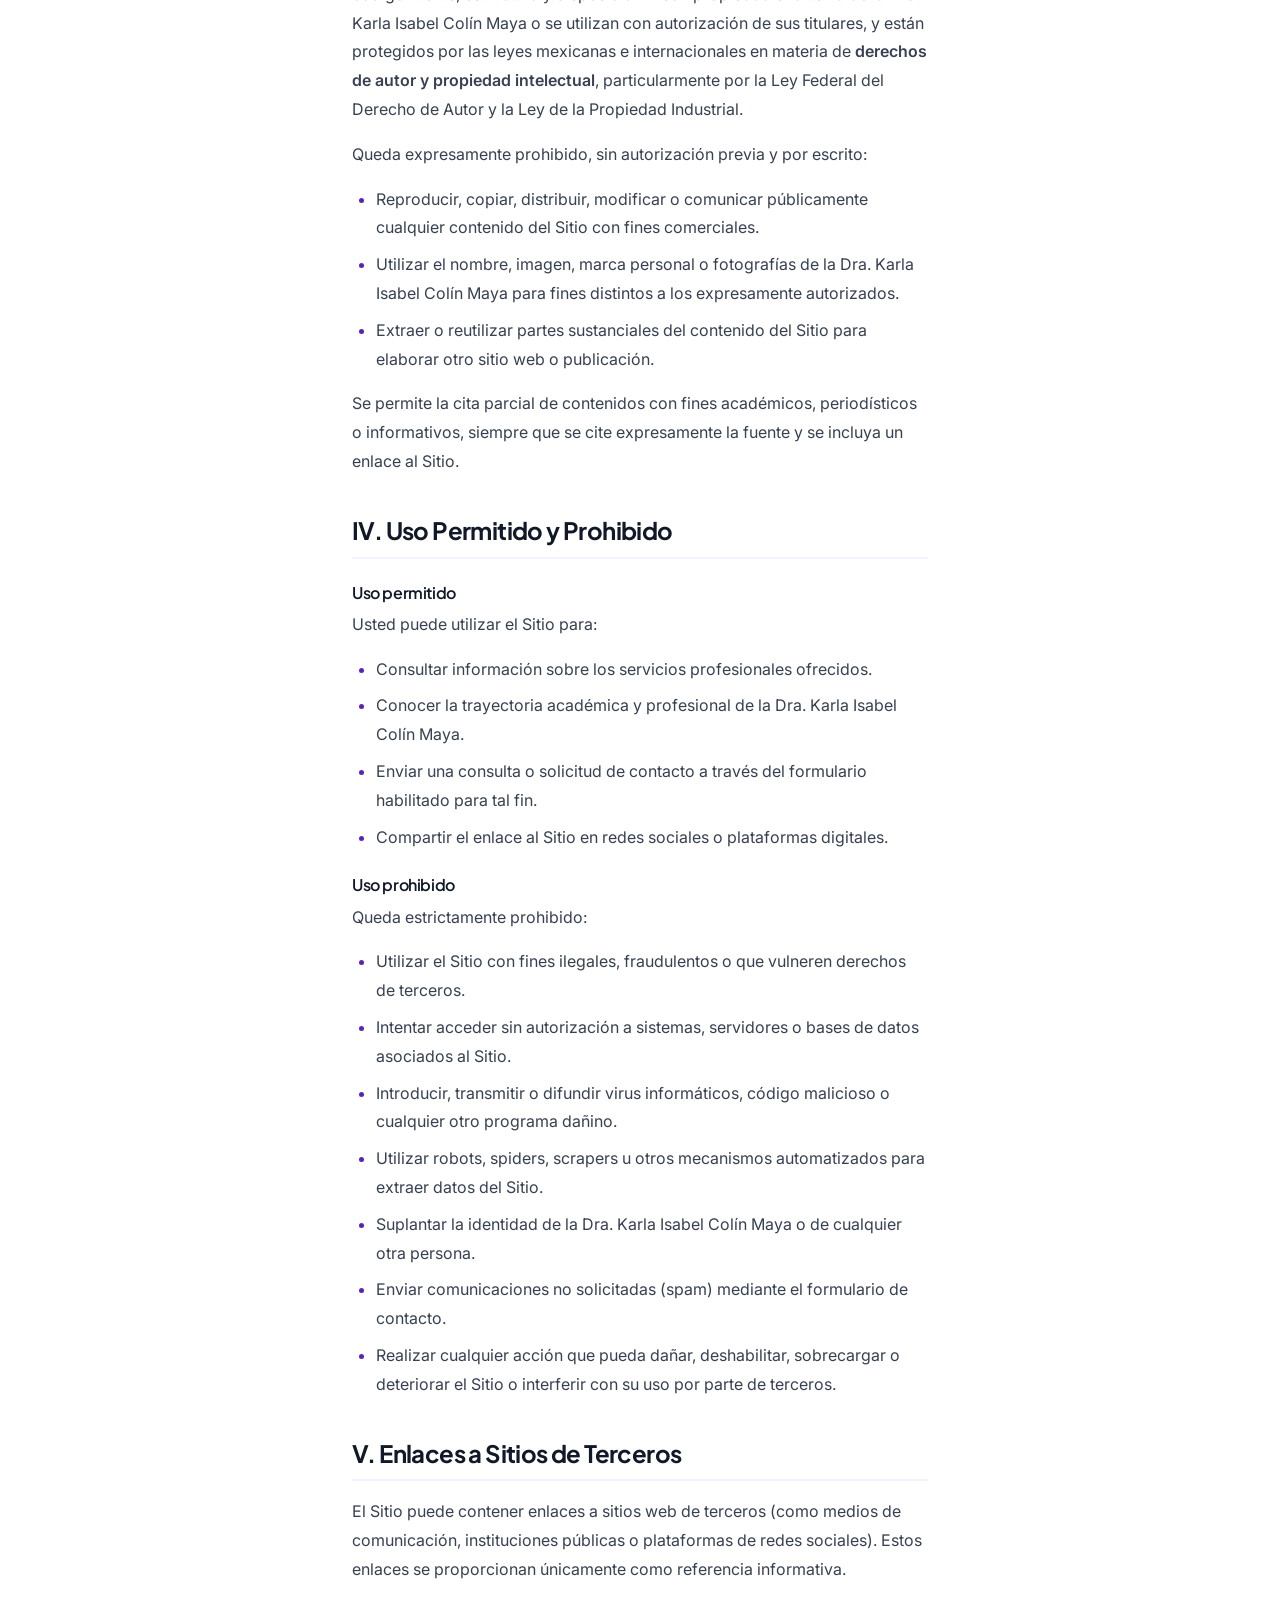
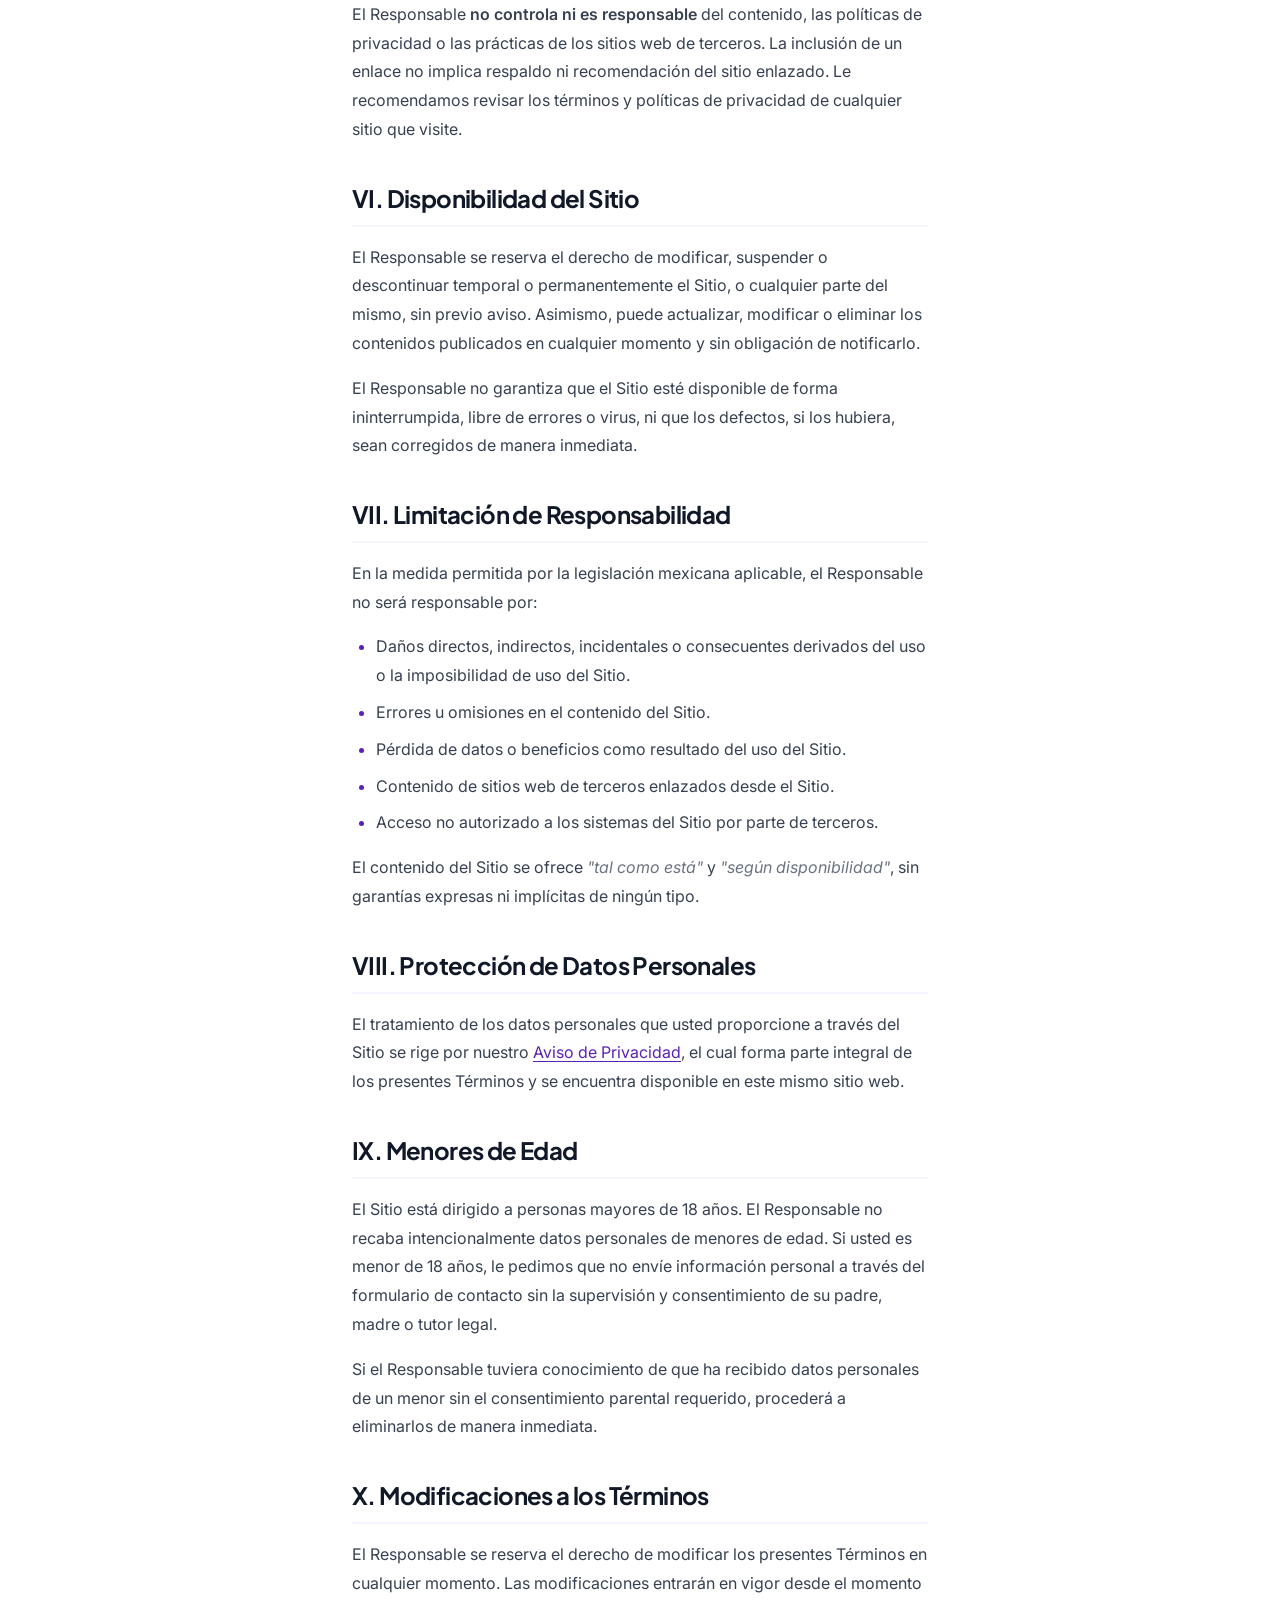
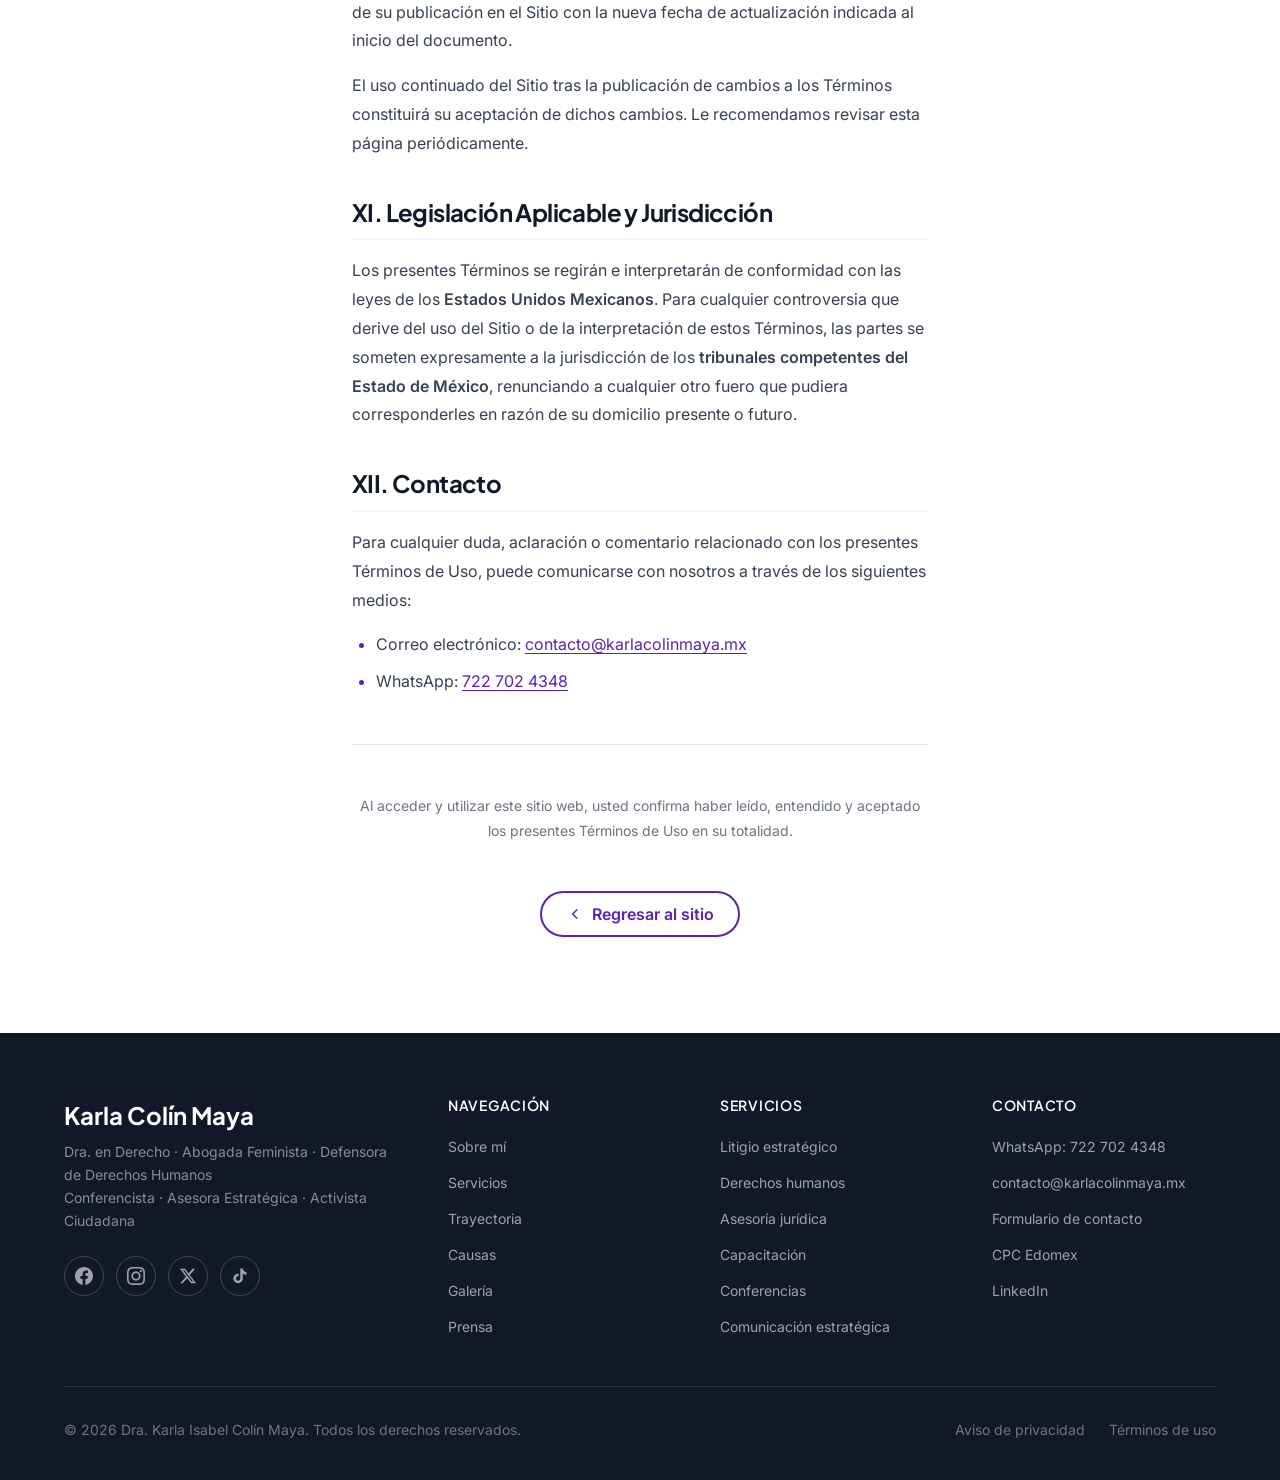
<file: pages/terminos-de-uso.html>
<!DOCTYPE html>
<html lang="es" data-theme="light">
<head>
  <meta charset="UTF-8" />
  <meta name="viewport" content="width=device-width, initial-scale=1.0" />
  <title>Términos de Uso | Dra. Karla Isabel Colín Maya</title>
  <meta name="description" content="Términos y condiciones de uso del sitio web de la Dra. Karla Isabel Colín Maya, abogada feminista y defensora de derechos humanos." />
  <meta name="robots" content="noindex, follow" />
  <link rel="canonical" href="https://www.karlacolinmaya.mx/pages/terminos-de-uso.html" />

  <!-- Fonts -->
  <link rel="preconnect" href="https://fonts.googleapis.com" />
  <link rel="preconnect" href="https://fonts.gstatic.com" crossorigin />
  <link rel="preload" href="https://fonts.googleapis.com/css2?family=Plus+Jakarta+Sans:wght@400;500;600;700;800&family=Inter:wght@400;500;600&display=swap" as="style" onload="this.onload=null;this.rel='stylesheet'" />
  <noscript><link rel="stylesheet" href="https://fonts.googleapis.com/css2?family=Plus+Jakarta+Sans:wght@400;500;600;700;800&family=Inter:wght@400;500;600&display=swap" /></noscript>

  <style>
    html { visibility: hidden; }
    html[data-theme] { visibility: visible; }
    :root{--color-bg:#fff;--color-text:#111827;--font-family-body:system-ui,-apple-system,sans-serif;}
    [data-theme=dark]{--color-bg:#0D0A1E;--color-text:#F9FAFB;}
    body{background-color:var(--color-bg);color:var(--color-text);font-family:var(--font-family-body);margin:0;}
  </style>

  <link rel="stylesheet" href="../src/css/main.css" />
  <link rel="icon" type="image/png" sizes="32x32" href="../src/images/favicon.png" />
  <link rel="icon" type="image/png" sizes="16x16" href="../src/images/favicon.png" />
  <link rel="apple-touch-icon" href="../src/images/favicon.png" />

  <script>
    (function(){
      var t=localStorage.getItem('kcm-theme');
      if(!t)t=window.matchMedia('(prefers-color-scheme:dark)').matches?'dark':'light';
      document.documentElement.setAttribute('data-theme',t);
    }());
  </script>
</head>

<body>

  <a href="#main-content" class="skip-link">Saltar al contenido principal</a>

  <!-- ── NAV ── -->
  <header role="banner">
    <nav class="nav_wrapper" aria-label="Navegación principal">
      <div class="container-large padding-global">
        <div class="nav_container">

          <!-- Logo -->
          <a href="../index.html" class="nav_logo" aria-label="Karla Colin Maya — Inicio">
            <span class="nav_logo-text">
              Karla Colín Maya
              <span>Dra. en Derecho · Activista</span>
            </span>
          </a>

          <!-- Menu -->
          <ul class="nav_menu" id="nav-menu" role="list">
            <li><a href="../index.html#sobre-mi"    class="nav_link">Sobre mí</a></li>
            <li><a href="../index.html#servicios"   class="nav_link">Servicios</a></li>
            <li><a href="../index.html#trayectoria" class="nav_link">Trayectoria</a></li>
            <li><a href="../index.html#causas"      class="nav_link">Causas</a></li>
            <li><a href="../index.html#galeria"     class="nav_link">Galería</a></li>
            <li><a href="../index.html#prensa"      class="nav_link">Prensa</a></li>
            <li class="nav_menu-cta">
              <a href="../index.html#contacto" class="btn btn-primary w-full">Contactar</a>
            </li>
          </ul>

          <!-- Actions -->
          <div class="nav_actions">
            <button class="theme-toggle" aria-label="Cambiar a modo oscuro" aria-pressed="false" title="Cambiar tema">
              <svg class="icon-sun" xmlns="http://www.w3.org/2000/svg" fill="none" viewBox="0 0 24 24" stroke="currentColor" stroke-width="2" aria-hidden="true" focusable="false">
                <circle cx="12" cy="12" r="5"/><path d="M12 1v2M12 21v2M4.22 4.22l1.42 1.42M18.36 18.36l1.42 1.42M1 12h2M21 12h2M4.22 19.78l1.42-1.42M18.36 5.64l1.42-1.42"/>
              </svg>
              <svg class="icon-moon" xmlns="http://www.w3.org/2000/svg" fill="none" viewBox="0 0 24 24" stroke="currentColor" stroke-width="2" aria-hidden="true" focusable="false">
                <path d="M21 12.79A9 9 0 1 1 11.21 3 7 7 0 0 0 21 12.79z"/>
              </svg>
            </button>
            <a href="../index.html#contacto" class="btn btn-primary" aria-label="Contactar a Karla Colin Maya">
              Contactar
            </a>
            <button class="nav_hamburger" aria-label="Abrir menú de navegación" aria-expanded="false" aria-controls="nav-menu">
              <span class="nav_hamburger-line" aria-hidden="true"></span>
              <span class="nav_hamburger-line" aria-hidden="true"></span>
              <span class="nav_hamburger-line" aria-hidden="true"></span>
            </button>
          </div>

        </div>
      </div>
    </nav>
  </header>

  <!-- ── MAIN ── -->
  <main id="main-content" style="padding-top: 6rem; padding-bottom: var(--space-24);">
    <div class="container-small padding-global">

      <!-- Header -->
      <div style="margin-bottom: var(--space-12); padding-bottom: var(--space-8); border-bottom: 1px solid var(--color-border);">
        <span class="tag" style="margin-bottom: var(--space-4); display: inline-flex;">Legal</span>
        <h1 style="font-family: var(--font-family-heading); font-size: clamp(2rem, 4vw, 3rem); font-weight: 800; line-height: 1.1; letter-spacing: -0.02em; color: var(--color-text); margin-bottom: var(--space-4);">
          Términos de Uso
        </h1>
        <p style="color: var(--color-text-muted); font-size: var(--font-size-sm);">
          Última actualización: <time datetime="2026-06-02">2 de junio de 2026</time>
        </p>
      </div>

      <!-- Content -->
      <div class="legal-content">

        <section aria-labelledby="tu-intro">
          <h2 id="tu-intro">I. Aceptación de los Términos</h2>
          <p>
            El presente documento establece los términos y condiciones de uso (en adelante, "Términos") que rigen el acceso y la utilización del sitio web de la <strong>Dra. Karla Isabel Colín Maya</strong> (en adelante, "el Sitio"), disponible en <a href="https://www.karlacolinmaya.mx">www.karlacolinmaya.mx</a>.
          </p>
          <p>
            Al acceder y navegar por el Sitio, usted declara haber leído, comprendido y aceptado los presentes Términos en su totalidad. Si no está de acuerdo con alguna de las condiciones aquí establecidas, le pedimos que se abstenga de utilizar el Sitio.
          </p>
          <p>
            Estos Términos se rigen por las leyes aplicables de los <strong>Estados Unidos Mexicanos</strong>, incluyendo pero no limitado al Código Civil Federal, la Ley Federal de Protección al Consumidor y la Ley Federal de Protección de Datos Personales en Posesión de los Particulares.
          </p>
        </section>

        <section aria-labelledby="tu-descripcion">
          <h2 id="tu-descripcion">II. Descripción del Sitio y los Servicios</h2>
          <p>
            El Sitio es una plataforma informativa de carácter profesional cuyo propósito es dar a conocer la trayectoria, servicios, causas y áreas de especialidad de la Dra. Karla Isabel Colín Maya en las siguientes materias:
          </p>
          <ul>
            <li>Litigio estratégico con perspectiva de género</li>
            <li>Defensa de derechos humanos</li>
            <li>Asesoría jurídica e institucional</li>
            <li>Formación y capacitación</li>
            <li>Conferencias y ponencias</li>
            <li>Comunicación estratégica</li>
          </ul>
          <p>
            <strong>El Sitio no constituye una plataforma de contratación de servicios legales en línea.</strong> Toda consulta enviada a través del formulario de contacto tiene carácter meramente informativo y no da lugar a la formación de un vínculo contractual de naturaleza jurídica entre las partes, salvo que se celebre por escrito un contrato de prestación de servicios profesionales.
          </p>
          <p>
            Asimismo, el contenido publicado en el Sitio (artículos, opiniones, análisis) es de carácter informativo y educativo, y <strong>no constituye asesoría jurídica específica</strong> para ningún caso o situación concreta.
          </p>
        </section>

        <section aria-labelledby="tu-propiedad">
          <h2 id="tu-propiedad">III. Propiedad Intelectual</h2>
          <p>
            Todos los contenidos del Sitio —incluyendo, de manera enunciativa mas no limitativa, textos, imágenes, fotografías, logotipos, íconos, diseño gráfico, código fuente, estructura y disposición— son propiedad exclusiva de la Dra. Karla Isabel Colín Maya o se utilizan con autorización de sus titulares, y están protegidos por las leyes mexicanas e internacionales en materia de <strong>derechos de autor y propiedad intelectual</strong>, particularmente por la Ley Federal del Derecho de Autor y la Ley de la Propiedad Industrial.
          </p>
          <p>Queda expresamente prohibido, sin autorización previa y por escrito:</p>
          <ul>
            <li>Reproducir, copiar, distribuir, modificar o comunicar públicamente cualquier contenido del Sitio con fines comerciales.</li>
            <li>Utilizar el nombre, imagen, marca personal o fotografías de la Dra. Karla Isabel Colín Maya para fines distintos a los expresamente autorizados.</li>
            <li>Extraer o reutilizar partes sustanciales del contenido del Sitio para elaborar otro sitio web o publicación.</li>
          </ul>
          <p>
            Se permite la cita parcial de contenidos con fines académicos, periodísticos o informativos, siempre que se cite expresamente la fuente y se incluya un enlace al Sitio.
          </p>
        </section>

        <section aria-labelledby="tu-uso">
          <h2 id="tu-uso">IV. Uso Permitido y Prohibido</h2>
          <h3>Uso permitido</h3>
          <p>Usted puede utilizar el Sitio para:</p>
          <ul>
            <li>Consultar información sobre los servicios profesionales ofrecidos.</li>
            <li>Conocer la trayectoria académica y profesional de la Dra. Karla Isabel Colín Maya.</li>
            <li>Enviar una consulta o solicitud de contacto a través del formulario habilitado para tal fin.</li>
            <li>Compartir el enlace al Sitio en redes sociales o plataformas digitales.</li>
          </ul>
          <h3>Uso prohibido</h3>
          <p>Queda estrictamente prohibido:</p>
          <ul>
            <li>Utilizar el Sitio con fines ilegales, fraudulentos o que vulneren derechos de terceros.</li>
            <li>Intentar acceder sin autorización a sistemas, servidores o bases de datos asociados al Sitio.</li>
            <li>Introducir, transmitir o difundir virus informáticos, código malicioso o cualquier otro programa dañino.</li>
            <li>Utilizar robots, spiders, scrapers u otros mecanismos automatizados para extraer datos del Sitio.</li>
            <li>Suplantar la identidad de la Dra. Karla Isabel Colín Maya o de cualquier otra persona.</li>
            <li>Enviar comunicaciones no solicitadas (spam) mediante el formulario de contacto.</li>
            <li>Realizar cualquier acción que pueda dañar, deshabilitar, sobrecargar o deteriorar el Sitio o interferir con su uso por parte de terceros.</li>
          </ul>
        </section>

        <section aria-labelledby="tu-enlaces">
          <h2 id="tu-enlaces">V. Enlaces a Sitios de Terceros</h2>
          <p>
            El Sitio puede contener enlaces a sitios web de terceros (como medios de comunicación, instituciones públicas o plataformas de redes sociales). Estos enlaces se proporcionan únicamente como referencia informativa.
          </p>
          <p>
            El Responsable <strong>no controla ni es responsable</strong> del contenido, las políticas de privacidad o las prácticas de los sitios web de terceros. La inclusión de un enlace no implica respaldo ni recomendación del sitio enlazado. Le recomendamos revisar los términos y políticas de privacidad de cualquier sitio que visite.
          </p>
        </section>

        <section aria-labelledby="tu-disponibilidad">
          <h2 id="tu-disponibilidad">VI. Disponibilidad del Sitio</h2>
          <p>
            El Responsable se reserva el derecho de modificar, suspender o descontinuar temporal o permanentemente el Sitio, o cualquier parte del mismo, sin previo aviso. Asimismo, puede actualizar, modificar o eliminar los contenidos publicados en cualquier momento y sin obligación de notificarlo.
          </p>
          <p>
            El Responsable no garantiza que el Sitio esté disponible de forma ininterrumpida, libre de errores o virus, ni que los defectos, si los hubiera, sean corregidos de manera inmediata.
          </p>
        </section>

        <section aria-labelledby="tu-responsabilidad">
          <h2 id="tu-responsabilidad">VII. Limitación de Responsabilidad</h2>
          <p>
            En la medida permitida por la legislación mexicana aplicable, el Responsable no será responsable por:
          </p>
          <ul>
            <li>Daños directos, indirectos, incidentales o consecuentes derivados del uso o la imposibilidad de uso del Sitio.</li>
            <li>Errores u omisiones en el contenido del Sitio.</li>
            <li>Pérdida de datos o beneficios como resultado del uso del Sitio.</li>
            <li>Contenido de sitios web de terceros enlazados desde el Sitio.</li>
            <li>Acceso no autorizado a los sistemas del Sitio por parte de terceros.</li>
          </ul>
          <p>
            El contenido del Sitio se ofrece <em>"tal como está"</em> y <em>"según disponibilidad"</em>, sin garantías expresas ni implícitas de ningún tipo.
          </p>
        </section>

        <section aria-labelledby="tu-privacidad">
          <h2 id="tu-privacidad">VIII. Protección de Datos Personales</h2>
          <p>
            El tratamiento de los datos personales que usted proporcione a través del Sitio se rige por nuestro <a href="aviso-de-privacidad.html">Aviso de Privacidad</a>, el cual forma parte integral de los presentes Términos y se encuentra disponible en este mismo sitio web.
          </p>
        </section>

        <section aria-labelledby="tu-menores">
          <h2 id="tu-menores">IX. Menores de Edad</h2>
          <p>
            El Sitio está dirigido a personas mayores de 18 años. El Responsable no recaba intencionalmente datos personales de menores de edad. Si usted es menor de 18 años, le pedimos que no envíe información personal a través del formulario de contacto sin la supervisión y consentimiento de su padre, madre o tutor legal.
          </p>
          <p>
            Si el Responsable tuviera conocimiento de que ha recibido datos personales de un menor sin el consentimiento parental requerido, procederá a eliminarlos de manera inmediata.
          </p>
        </section>

        <section aria-labelledby="tu-modificaciones">
          <h2 id="tu-modificaciones">X. Modificaciones a los Términos</h2>
          <p>
            El Responsable se reserva el derecho de modificar los presentes Términos en cualquier momento. Las modificaciones entrarán en vigor desde el momento de su publicación en el Sitio con la nueva fecha de actualización indicada al inicio del documento.
          </p>
          <p>
            El uso continuado del Sitio tras la publicación de cambios a los Términos constituirá su aceptación de dichos cambios. Le recomendamos revisar esta página periódicamente.
          </p>
        </section>

        <section aria-labelledby="tu-jurisdiccion">
          <h2 id="tu-jurisdiccion">XI. Legislación Aplicable y Jurisdicción</h2>
          <p>
            Los presentes Términos se regirán e interpretarán de conformidad con las leyes de los <strong>Estados Unidos Mexicanos</strong>. Para cualquier controversia que derive del uso del Sitio o de la interpretación de estos Términos, las partes se someten expresamente a la jurisdicción de los <strong>tribunales competentes del Estado de México</strong>, renunciando a cualquier otro fuero que pudiera corresponderles en razón de su domicilio presente o futuro.
          </p>
        </section>

        <section aria-labelledby="tu-contacto">
          <h2 id="tu-contacto">XII. Contacto</h2>
          <p>
            Para cualquier duda, aclaración o comentario relacionado con los presentes Términos de Uso, puede comunicarse con nosotros a través de los siguientes medios:
          </p>
          <ul>
            <li>Correo electrónico: <a href="mailto:contacto@karlacolinmaya.mx">contacto@karlacolinmaya.mx</a></li>
            <li>WhatsApp: <a href="https://wa.me/527227024348">722 702 4348</a></li>
          </ul>
        </section>

        <!-- Divider -->
        <hr style="margin: var(--space-12) 0;" />

        <p style="font-size: var(--font-size-sm); color: var(--color-text-muted); text-align: center;">
          Al acceder y utilizar este sitio web, usted confirma haber leído, entendido y aceptado los presentes Términos de Uso en su totalidad.
        </p>

      </div><!-- /.legal-content -->

      <!-- Back link -->
      <div style="margin-top: var(--space-12); text-align: center;">
        <a href="../index.html" class="btn btn-secondary">
          <svg width="18" height="18" viewBox="0 0 24 24" fill="none" stroke="currentColor" stroke-width="2" aria-hidden="true"><polyline points="15 18 9 12 15 6"/></svg>
          Regresar al sitio
        </a>
      </div>

    </div>
  </main>

  <!-- ── FOOTER ── -->
  <footer class="footer_wrapper" role="contentinfo">
    <div class="container-large padding-global">

      <div class="footer_component">

        <!-- Brand col -->
        <div class="footer_brand">
          <p class="footer_brand-name">Karla Colín Maya</p>
          <p class="footer_brand-tagline">
            Dra. en Derecho · Abogada Feminista · Defensora de Derechos Humanos<br />
            Conferencista · Asesora Estratégica · Activista Ciudadana
          </p>
          <nav class="footer_social-icons" aria-label="Redes sociales">
            <a href="https://www.facebook.com/karlacolinmaya" target="_blank" rel="noopener noreferrer" class="footer_social-icon" aria-label="Facebook de Karla Colin Maya (abre en nueva pestaña)">
              <svg width="18" height="18" viewBox="0 0 24 24" fill="currentColor" aria-hidden="true"><path d="M24 12.073c0-6.627-5.373-12-12-12s-12 5.373-12 12c0 5.99 4.388 10.954 10.125 11.854v-8.385H7.078v-3.47h3.047V9.43c0-3.007 1.792-4.669 4.533-4.669 1.312 0 2.686.235 2.686.235v2.953H15.83c-1.491 0-1.956.925-1.956 1.874v2.25h3.328l-.532 3.47h-2.796v8.385C19.612 23.027 24 18.062 24 12.073z"/></svg>
            </a>
            <a href="https://www.instagram.com/karlacolinm/" target="_blank" rel="noopener noreferrer" class="footer_social-icon" aria-label="Instagram de Karla Colin Maya (abre en nueva pestaña)">
              <svg width="18" height="18" viewBox="0 0 24 24" fill="currentColor" aria-hidden="true"><path d="M12 2.163c3.204 0 3.584.012 4.85.07 3.252.148 4.771 1.691 4.919 4.919.058 1.265.069 1.645.069 4.849 0 3.205-.012 3.584-.069 4.849-.149 3.225-1.664 4.771-4.919 4.919-1.266.058-1.644.07-4.85.07-3.204 0-3.584-.012-4.849-.07-3.26-.149-4.771-1.699-4.919-4.92-.058-1.265-.07-1.644-.07-4.849 0-3.204.013-3.583.07-4.849.149-3.227 1.664-4.771 4.919-4.919 1.266-.057 1.645-.069 4.849-.069zm0-2.163c-3.259 0-3.667.014-4.947.072-4.358.2-6.78 2.618-6.98 6.98-.059 1.281-.073 1.689-.073 4.948 0 3.259.014 3.668.072 4.948.2 4.358 2.618 6.78 6.98 6.98 1.281.058 1.689.072 4.948.072 3.259 0 3.668-.014 4.948-.072 4.354-.2 6.782-2.618 6.979-6.98.059-1.28.073-1.689.073-4.948 0-3.259-.014-3.667-.072-4.947-.196-4.354-2.617-6.78-6.979-6.98-1.281-.059-1.69-.073-4.949-.073zm0 5.838c-3.403 0-6.162 2.759-6.162 6.162s2.759 6.163 6.162 6.163 6.162-2.759 6.162-6.163c0-3.403-2.759-6.162-6.162-6.162zm0 10.162c-2.209 0-4-1.79-4-4 0-2.209 1.791-4 4-4s4 1.791 4 4c0 2.21-1.791 4-4 4zm6.406-11.845c-.796 0-1.441.645-1.441 1.44s.645 1.44 1.441 1.44c.795 0 1.439-.645 1.439-1.44s-.644-1.44-1.439-1.44z"/></svg>
            </a>
            <a href="https://x.com/KarlaColinMaya" target="_blank" rel="noopener noreferrer" class="footer_social-icon" aria-label="X / Twitter de Karla Colin Maya (abre en nueva pestaña)">
              <svg width="18" height="18" viewBox="0 0 24 24" fill="currentColor" aria-hidden="true"><path d="M18.244 2.25h3.308l-7.227 8.26 8.502 11.24H16.17l-5.214-6.817L4.99 21.75H1.68l7.73-8.835L1.254 2.25H8.08l4.713 6.231zm-1.161 17.52h1.833L7.084 4.126H5.117z"/></svg>
            </a>
            <a href="https://www.tiktok.com/@KarlaColinMaya" target="_blank" rel="noopener noreferrer" class="footer_social-icon" aria-label="TikTok de Karla Colin Maya (abre en nueva pestaña)">
              <svg width="18" height="18" viewBox="0 0 24 24" fill="currentColor" aria-hidden="true"><path d="M19.59 6.69a4.83 4.83 0 0 1-3.77-4.25V2h-3.45v13.67a2.89 2.89 0 0 1-2.88 2.5 2.89 2.89 0 0 1-2.89-2.89 2.89 2.89 0 0 1 2.89-2.89c.28 0 .54.04.79.1V9.01a6.33 6.33 0 0 0-.79-.05 6.34 6.34 0 0 0-6.34 6.34 6.34 6.34 0 0 0 6.34 6.34 6.34 6.34 0 0 0 6.33-6.34V9.05a8.21 8.21 0 0 0 4.79 1.52V7.13a4.85 4.85 0 0 1-1.02-.44z"/></svg>
            </a>
          </nav>
        </div>

        <!-- Nav col -->
        <div>
          <h2 class="footer_col-title">Navegación</h2>
          <ul class="footer_links" role="list">
            <li><a href="../index.html#sobre-mi">Sobre mí</a></li>
            <li><a href="../index.html#servicios">Servicios</a></li>
            <li><a href="../index.html#trayectoria">Trayectoria</a></li>
            <li><a href="../index.html#causas">Causas</a></li>
            <li><a href="../index.html#galeria">Galería</a></li>
            <li><a href="../index.html#prensa">Prensa</a></li>
          </ul>
        </div>

        <!-- Services col -->
        <div>
          <h2 class="footer_col-title">Servicios</h2>
          <ul class="footer_links" role="list">
            <li><a href="../index.html#servicios">Litigio estratégico</a></li>
            <li><a href="../index.html#servicios">Derechos humanos</a></li>
            <li><a href="../index.html#servicios">Asesoría jurídica</a></li>
            <li><a href="../index.html#servicios">Capacitación</a></li>
            <li><a href="../index.html#servicios">Conferencias</a></li>
            <li><a href="../index.html#servicios">Comunicación estratégica</a></li>
          </ul>
        </div>

        <!-- Contact col -->
        <div>
          <h2 class="footer_col-title">Contacto</h2>
          <ul class="footer_links" role="list">
            <li><a href="https://wa.me/527227024348" target="_blank" rel="noopener noreferrer">WhatsApp: 722 702 4348</a></li>
            <li><a href="mailto:contacto@karlacolinmaya.mx">contacto@karlacolinmaya.mx</a></li>
            <li><a href="../index.html#contacto">Formulario de contacto</a></li>
            <li><a href="https://cpcedomex.org.mx/integrante/lic-karla-isabel-colin-maya/" target="_blank" rel="noopener noreferrer">CPC Edomex</a></li>
            <li><a href="https://www.linkedin.com/in/karlacolinm/" target="_blank" rel="noopener noreferrer">LinkedIn</a></li>
          </ul>
        </div>

      </div>

      <!-- Bottom bar -->
      <div class="footer_bottom">
        <p class="footer_copyright">
          &copy; <span id="footer-year"></span> Dra. Karla Isabel Colín Maya. Todos los derechos reservados.
        </p>
        <nav class="footer_legal" aria-label="Páginas legales">
          <a href="aviso-de-privacidad.html">Aviso de privacidad</a>
          <a href="terminos-de-uso.html" aria-current="page">Términos de uso</a>
        </nav>
      </div>

    </div>
  </footer>

  <script src="../src/js/theme.js" defer></script>
  <script src="../src/js/main.js" defer></script>
  <script>document.getElementById('footer-year').textContent = new Date().getFullYear();</script>
</body>
</html>
</file>
<file: src/css/main.css>
/* ============================================================
   MAIN CSS — Entry point
   Order matters: tokens → reset → utilities → components
   Karla Colin Maya | v1.0
   ============================================================ */
@import url('./tokens.css');
@import url('./reset.css');
@import url('./utilities.css');
@import url('./components.css');

/* ── Global Section Styles ── */
section { width: 100%; }

/* ── Section Header Pattern ── */
.section_header {
  max-width: 55ch;
}

.section_header.center {
  text-align: center;
  margin-inline: auto;
}

.section_subtitle {
  font-size: clamp(var(--font-size-base), 1.5vw, var(--font-size-lg));
  color: var(--color-text-muted);
  line-height: var(--line-height-relaxed);
  margin-top: var(--space-4);
}

/* ── Pull Quote ── */
.pullquote {
  position: relative;
  padding: var(--space-8) var(--space-10);
  background-color: var(--color-primary-pale);
  border-radius: var(--radius-2xl);
  margin-block: var(--space-10);
}

.pullquote::before {
  content: '\201C';
  position: absolute;
  top: -0.5rem;
  left: var(--space-6);
  font-size: 6rem;
  font-family: var(--font-family-heading);
  color: var(--color-primary);
  line-height: 1;
  opacity: 0.3;
}

.pullquote p {
  font-size: clamp(var(--font-size-lg), 2vw, var(--font-size-2xl));
  font-family: var(--font-family-heading);
  font-weight: var(--font-weight-semibold);
  color: var(--color-text);
  line-height: var(--line-height-snug);
  font-style: italic;
}

.pullquote cite {
  display: block;
  margin-top: var(--space-4);
  font-size: var(--font-size-sm);
  font-style: normal;
  color: var(--color-primary);
  font-weight: var(--font-weight-medium);
}

/* ── CTA Banner ── */
.cta_banner {
  background: linear-gradient(135deg, var(--color-primary) 0%, var(--color-primary-light) 100%);
  border-radius: var(--radius-2xl);
  padding: var(--space-16) var(--space-12);
  text-align: center;
  position: relative;
  overflow: hidden;
}

.cta_banner::before {
  content: '';
  position: absolute;
  top: -50%;
  right: -20%;
  width: 60%;
  aspect-ratio: 1;
  background: rgba(255,255,255,0.05);
  border-radius: var(--radius-full);
}

.cta_banner::after {
  content: '';
  position: absolute;
  bottom: -40%;
  left: -10%;
  width: 40%;
  aspect-ratio: 1;
  background: rgba(255,255,255,0.05);
  border-radius: var(--radius-full);
}

.cta_banner-content { position: relative; z-index: 1; }

.cta_banner-title {
  font-size: clamp(var(--font-size-2xl), 3vw, var(--font-size-4xl));
  font-weight: var(--font-weight-extrabold);
  color: white;
  line-height: var(--line-height-tight);
}

.cta_banner-desc {
  font-size: var(--font-size-lg);
  color: rgba(255,255,255,0.85);
  margin-top: var(--space-4);
  max-width: 55ch;
  margin-inline: auto;
  line-height: var(--line-height-relaxed);
}

.cta_banner-buttons {
  display: flex;
  gap: var(--space-4);
  justify-content: center;
  flex-wrap: wrap;
  margin-top: var(--space-8);
}

/* ── Org Tags ── */
.org_tags {
  display: flex;
  flex-wrap: wrap;
  gap: var(--space-3);
  margin-top: var(--space-6);
}

/* ── Toast Notification ── */
.toast {
  position: fixed;
  bottom: var(--space-6);
  left: 50%;
  transform: translateX(-50%) translateY(6rem);
  z-index: var(--z-toast);
  background-color: var(--color-text);
  color: white;
  padding: var(--space-4) var(--space-6);
  border-radius: var(--radius-full);
  font-size: var(--font-size-sm);
  font-weight: var(--font-weight-medium);
  box-shadow: var(--shadow-2xl);
  transition: transform var(--transition-bounce);
  white-space: nowrap;
  pointer-events: none;
}

.toast.is-visible {
  transform: translateX(-50%) translateY(0);
}

/* ── Legal pages content ── */
.legal-content {
  font-size: var(--font-size-base);
  line-height: var(--line-height-loose);
  color: var(--color-text-secondary);
}

.legal-content section {
  margin-bottom: var(--space-10);
}

.legal-content h2 {
  font-family: var(--font-family-heading);
  font-size: var(--font-size-xl);
  font-weight: var(--font-weight-bold);
  color: var(--color-text);
  margin-bottom: var(--space-4);
  margin-top: var(--space-10);
  padding-bottom: var(--space-3);
  border-bottom: 2px solid var(--color-primary-pale);
}

.legal-content h3 {
  font-family: var(--font-family-heading);
  font-size: var(--font-size-base);
  font-weight: var(--font-weight-semibold);
  color: var(--color-text);
  margin-top: var(--space-6);
  margin-bottom: var(--space-2);
}

.legal-content p {
  margin-bottom: var(--space-4);
}

.legal-content ul {
  margin-bottom: var(--space-4);
  padding-left: var(--space-6);
  display: flex;
  flex-direction: column;
  gap: var(--space-2);
}

.legal-content li::marker {
  color: var(--color-primary);
}

.legal-content a {
  color: var(--color-primary);
  text-underline-offset: 3px;
}

.legal-content a:hover {
  color: var(--color-primary-hover);
}

.legal-content em {
  color: var(--color-text-muted);
  font-style: italic;
}

/* ── Print styles ── */
@media print {
  .nav_wrapper,
  .scroll-to-top,
  .theme-toggle,
  .nav_hamburger { display: none !important; }

  body {
    color: black;
    background: white;
    font-size: 12pt;
  }

  a { text-decoration: underline; color: black; }

  h1, h2, h3, h4 { page-break-after: avoid; }

  img { max-width: 100% !important; page-break-inside: avoid; }
}
</file>
